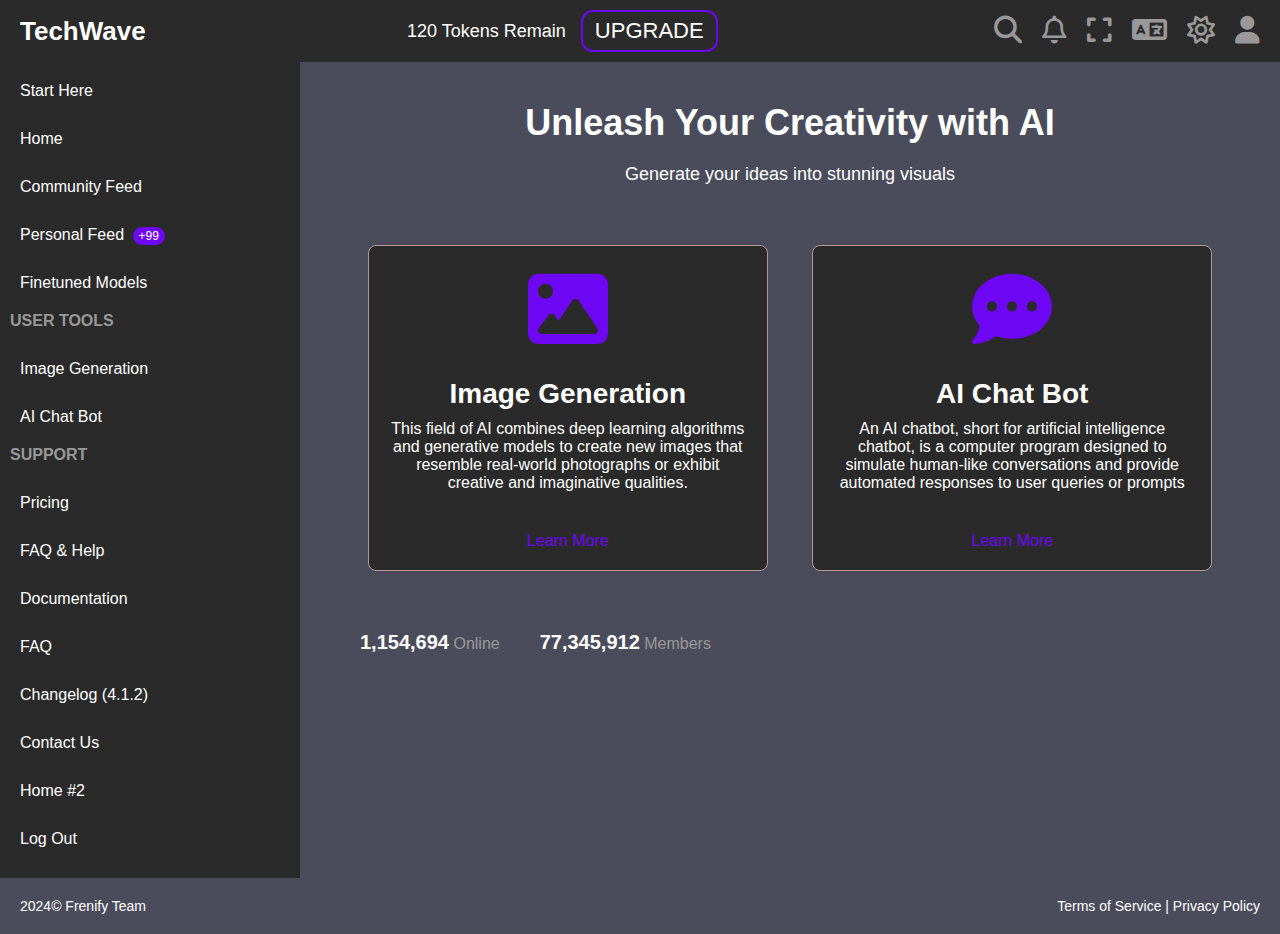
<file: index.html>
<!DOCTYPE html>
<html lang="en">
<head>
    <meta charset="UTF-8">
    <meta name="viewport" content="width=device-width, initial-scale=1.0">
    <link rel="stylesheet" href="index.css">
    <link rel="stylesheet" href="https://cdnjs.cloudflare.com/ajax/libs/font-awesome/6.5.2/css/all.min.css"/>
    <title>Task 2</title>
</head>
<body>
    <div class="container">
        <header>
          <div class="logo">TechWave</div>
          <div class="token-info">
            <span class="token-remain">120 Tokens Remain</span>
            <button class="upgrade-btn">UPGRADE</button>
          </div>
          <nav>
            <ul>
              <li><a href="#"><i class="fa-solid fa-magnifying-glass"></i></a></li>
              <li><a href="#"><i class="fa-regular fa-bell"></i></a></li>
              <li><a href="#"><i class="fa-solid fa-expand"></i></a></li>
              <li><a href="#"><i class="fa-solid fa-language"></i></a></li>
              <li><a href="#"><i class="fa-regular fa-sun"></i></a></li>
              <li><a href="#"><i class="fa-solid fa-user"></i></a></li>
            </ul>
          </nav>
        </header>
        <div class="content">
          <aside>
            <ul>
              <li><a href="#">Start Here</a></li>
              <li><a href="#">Home</a></li>
              <li><a href="#">Community Feed</a></li>
              <li><a href="#">Personal Feed <span class="notification">+99</span></a></li>
              <li><a href="finetuned.html">Finetuned Models</a></li>
              <li class="section-title">USER TOOLS</li>
              <li><a href="#">Image Generation</a></li>
              <li><a href="#">AI Chat Bot</a></li>
              <li class="section-title">SUPPORT</li>
              <li><a href="#">Pricing</a></li>
              <li><a href="#">FAQ & Help</a></li>
              <li><a href="#">Documentation</a></li>
              <li><a href="#">FAQ</a></li>
              <li><a href="#">Changelog (4.1.2)</a></li>
              <li><a href="#">Contact Us</a></li>
              <li><a href="#">Home #2</a></li>
              <li><a href="#">Log Out</a></li>
            </ul>
          </aside>
          <main>
            <h1>Unleash Your Creativity with AI</h1>
            <p>Generate your ideas into stunning visuals</p>
            <div class="feature">
              <div class="icon"><i class="fas fa-image"></i></div>
              <h2>Image Generation</h2>
              <p>This field of AI combines deep learning algorithms 
                and generative models to create new images that resemble 
                real-world photographs or exhibit creative and imaginative qualities.</p>
              <a href="#">Learn More</a>
            </div>
            <div class="feature">
              <div class="icon"><i class="fas fa-comment-dots"></i></div>
              <h2>AI Chat Bot</h2>
              <p>An AI chatbot, short for artificial intelligence chatbot, is a computer 
                program designed to simulate human-like conversations and provide automated
              responses to user queries or prompts</p>
              <a href="#">Learn More</a>
            </div>
            <div class="info">
              <div class="stat">
                <span class="value">1,154,694</span>
                <span class="label">Online</span>
              </div>
              <div class="stat">
                <span class="value">77,345,912</span>
                <span class="label">Members</span>
              </div>
            </div>
          </main>
        </div>
      </div>
    </body>
<footer>
    <h3>2024© Frenify Team</h3>
    <p>Terms of Service | Privacy Policy</p>
</footer>
</html>
</file>
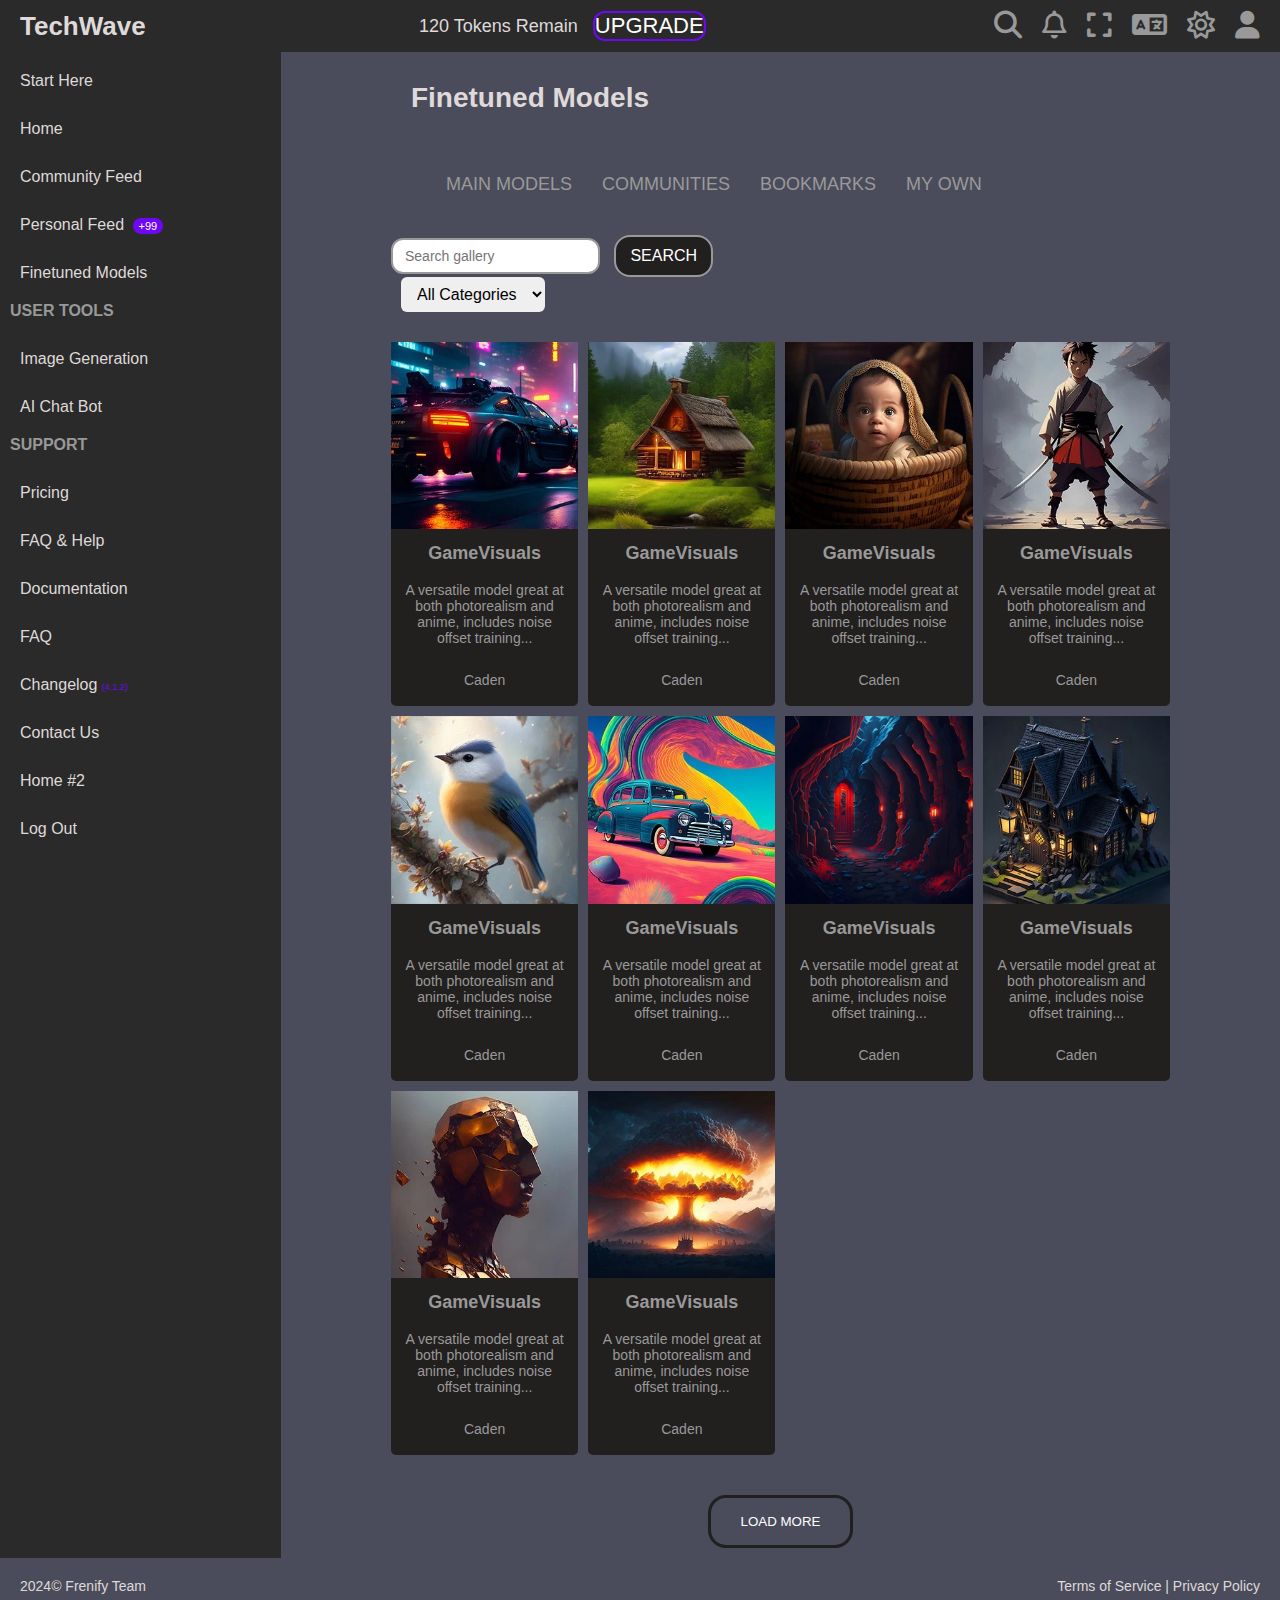
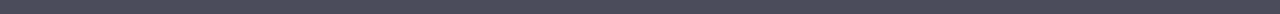
<file: finetuned.html>
<!DOCTYPE html>
<html lang="en">
<head>
    <meta charset="UTF-8">
    <meta name="viewport" content="width=device-width, initial-scale=1.0">
    <title>Finetuned Models</title>
    <link rel="stylesheet" href="finetuned.css">
    <link rel="stylesheet" href="https://cdnjs.cloudflare.com/ajax/libs/font-awesome/6.5.2/css/all.min.css"/>
</head>
<body>
    <div class="container">
      <header>
        <div class="logo">TechWave</div>
        <div class="token-info">
          <span class="token-remain">120 Tokens Remain</span>
          <button class="upgrade-btn">UPGRADE</button>
        </div>
        <nav>
          <ul>
            <li><a href="#"><i class="fa-solid fa-magnifying-glass"></i></a></li>
            <li><a href="#"><i class="fa-regular fa-bell"></i></a></li>
            <li><a href="#"><i class="fa-solid fa-expand"></i></a></li>
            <li><a href="#"><i class="fa-solid fa-language"></i></a></li>
            <li><a href="#"><i class="fa-regular fa-sun"></i></a></li>
            <li><a href="#"><i class="fa-solid fa-user"></i></a></li>
          </ul>
        </nav>
      </header>
      <div class="content">
        <aside>
          <ul>
            <li><a href="#">Start Here</a></li>
            <li><a href="#">Home</a></li>
            <li><a href="#">Community Feed</a></li>
            <li><a href="#">Personal Feed <span class="notification">+99</span></a></li>
            <li><a href="finetuned.html">Finetuned Models</a></li>
            <li class="section-title">USER TOOLS</li>
            <li><a href="#">Image Generation</a></li>
            <li><a href="#">AI Chat Bot</a></li>
            <li class="section-title">SUPPORT</li>
            <li><a href="#">Pricing</a></li>
            <li><a href="#">FAQ & Help</a></li>
            <li><a href="#">Documentation</a></li>
            <li><a href="#">FAQ</a></li>
            <li><a href="#">Changelog <span class="version">(4.1.2)</span></a></li>
            <li><a href="#">Contact Us</a></li>
            <li><a href="#">Home #2</a></li>
            <li><a href="#">Log Out</a></li>
          </ul>
        </aside>
        <div class="container1">
          <h1>Finetuned Models</h1>
          <nav>
              <ol>
                  <li><a href="#">MAIN MODELS</a></li>
                  <li><a href="#">COMMUNITIES</a></li>
                  <li><a href="#">BOOKMARKS</a></li>
                  <li><a href="#">MY OWN</a></li>
              </ol>
          </nav>
          <div class="search-gallery">
              <input type="text" placeholder="Search gallery" class="search-bar">
              <button class="search-btn">SEARCH</button>
              <select class="category-select">
                  <option value="">All Categories</option>
                  <option value="">Buildings</option>
                  <option value="">Characters</option>
                  <option value="">Environments</option>
                  <option value="">Fashion</option>
                  <option value="">Illustrations</option>
                  <option value="">Graphical</option>
                  <option value="">Photography</option>
                  <option value="">Textures</option>
              </select>
          </div>
          <div class="gallery">
              <div class="gallery-item">
                <img src="images/image1.png" alt="Image 1">
                <h3>GameVisuals</h3>
                <p>A versatile model great at both photorealism and anime, includes noise offset training...</p>
                <p>Caden</p>
              </div>
              <div class="gallery-item">
                  <img src="images/image2.png" alt="Image 1">
                  <h3>GameVisuals</h3>
                  <p>A versatile model great at both photorealism and anime, includes noise offset training...</p>
                  <p>Caden</p>
                </div>
                <div class="gallery-item">
                  <img src="images/image3.png" alt="Image 1">
                  <h3>GameVisuals</h3>
                  <p>A versatile model great at both photorealism and anime, includes noise offset training...</p>
                  <p>Caden</p>
                </div>
                <div class="gallery-item">
                  <img src="images/image4.png" alt="Image 1">
                  <h3>GameVisuals</h3>
                  <p>A versatile model great at both photorealism and anime, includes noise offset training...</p>
                  <p>Caden</p>
                </div>
                <div class="gallery-item">
                  <img src="images/image5.png" alt="Image 1">
                  <h3>GameVisuals</h3>
                  <p>A versatile model great at both photorealism and anime, includes noise offset training...</p>
                  <p>Caden</p>
                </div>
                <div class="gallery-item">
                  <img src="images/image6.png" alt="Image 1">
                  <h3>GameVisuals</h3>
                  <p>A versatile model great at both photorealism and anime, includes noise offset training...</p>
                  <p>Caden</p>
                </div>
                <div class="gallery-item">
                  <img src="images/image7.png" alt="Image 1">
                  <h3>GameVisuals</h3>
                  <p>A versatile model great at both photorealism and anime, includes noise offset training...</p>
                  <p>Caden</p>
                </div>
                <div class="gallery-item">
                  <img src="images/image8.png" alt="Image 1">
                  <h3>GameVisuals</h3>
                  <p>A versatile model great at both photorealism and anime, includes noise offset training...</p>
                  <p>Caden</p>
                </div>
                <div class="gallery-item">
                  <img src="images/image9.png" alt="Image 1">
                  <h3>GameVisuals</h3>
                  <p>A versatile model great at both photorealism and anime, includes noise offset training...</p>
                  <p>Caden</p>
                </div>
                <div class="gallery-item">
                  <img src="images/image10.png" alt="Image 1">
                  <h3>GameVisuals</h3>
                  <p>A versatile model great at both photorealism and anime, includes noise offset training...</p>
                  <p>Caden</p>
                </div>
            </div>
            <div class="load-more">
              <button class="load-more1">LOAD MORE</button>
            </div>
      </div>
    </div>
</body>
<footer>
  <h3>2024© Frenify Team</h3>
  <p>Terms of Service | Privacy Policy</p>
</footer>
</html>
</file>
<file: index.css>
* {
    padding: 0;
    margin: 0;
    box-sizing: border-box;
    font-family: 'Lucida Sans', 'Lucida Sans Regular', 'Lucida Grande', 'Lucida Sans Unicode', Geneva, Verdana, sans-serif;
}

body {
    background-color: rgba(0, 2, 22, 0.705);
    color: #fff;
}

a {
    text-decoration: none;
    color: inherit;
}

ul {
    list-style: none;
}

.container {
    display: flex;
    flex-direction: column;
    height: auto;
}

header {
    display: flex;
    align-items: center;
    justify-content: space-between;
    padding: 10px 20px;
    cursor: pointer;
    background-color: #2a2a2a;
}

.logo {
    font-size: 26px;
    font-weight: bolder;
}

.token-info {
    display: flex;
    align-items: center;
}

.token-remain {
    font-size: 18px;
    margin-right: 10px;
    padding: 5px;
    border: 2px;
}

.upgrade-btn {
    background-color: #2a2a2a;
    color: #fff;
    font-size: 22px;
    border: 2px solid #6e07f3;
    border-radius: 12px;
    padding: 6px 12px;
    cursor: pointer;
}

nav ul {
    display: flex;
}

nav li {
    margin-left: 20px;
}

nav a {
    color: #999;
    font-size: 28px;
}

nav a:hover {
    color: #ffffff;
}

.content {
    display: flex;
    flex: 1;
}

aside {
    /* border: #fff thin; */
    width: 300px;
    background-color: #2a2a2a;
    padding: 10px;
}

aside ul li {
    margin-bottom: 10px;
}

aside ul li a {
    display: block;
    padding: 10px;
    border-radius: 4px;
}

aside ul li a:hover {
    background-color: #3a3a3a;
}

aside .section-title {
    color: #999;
    font-weight: bolder;
    margin-bottom: 20px;
}

aside .notification {
    background-color: #6e07f3;
    color: #fff;
    font-size: 12px;
    padding: 2px 6px;
    border-radius: 18px;
    margin-left: 4px;
}

main {
    flex: 1;
    padding: 40px;
    text-align: center;
}

h1 {
    font-size: 36px;
    margin-bottom: 20px;
}

p {
    font-size: 18px;
    margin-bottom: 40px;
}

.feature {
    display: inline-block;
    /* text-align: left; */
    max-width: 400px;
    margin: 20px;
    padding: 20px;
    background-color: #2a2a2a;
    border-radius: 8px;
    border: 1px solid #b49898;
}

.feature .icon {
    cursor: pointer;
    font-size: 80px;
    color: #6e07f3;
    margin-bottom: 20px;
}

.feature h2 {
    font-size: 28px;
    margin-bottom: 10px;
    justify-content: center;
}

.feature p {
    font-size: 16px;
}

.feature a {
    color: #6e07f3;
}

.feature a:hover {
    text-decoration: underline;
    color: #fff;
}

.info {
    display: flex;
    flex: 1;
    /* justify-content: right; */
    margin-top: 40px;
}

.stat {
    margin: 0 20px;
}

.stat .value {
    font-size: 20px;
    font-weight: bolder;
}

.stat .label {
    color: #999;
}

footer {
    display: flex;
}

footer h3 {
    flex: 1;
    margin: 20px;
    font-weight: lighter;
    font-size: 14px;
}

footer p {
    margin: 20px;
    font-size: 14px;

}
</file>
<file: finetuned.css>
* {
    margin: 0;
    padding: 0;
    box-sizing: border-box;
    font-family: 'Lucida Sans', 'Lucida Sans Regular', 'Lucida Grande', 'Lucida Sans Unicode', Geneva, Verdana, sans-serif;
}
  
body {
    background-color: rgba(0, 2, 22, 0.705);
    color: #dfd9d9;
}
  
a {
    text-decoration: none;
    color: inherit;
}
  
ul, ol {
    list-style: none;
}

.container {
    display: flex;
    flex-direction: column;
    height: auto;
}

.container1 {
    display: flex;
    /* flex: 1; */
    flex-direction: column;
    max-width: 1200px;
    margin: 0 100px;
    padding: 10px;
}

header {
    display: flex;
    align-items: center;
    justify-content: space-between;
    padding: 10px 20px;
    cursor: pointer;
    background-color: #2a2a2a;
}

.logo {
    font-size: 26px;
    font-weight: bolder;
}

.token-info {
    display: flex;
    align-items: center;
}

.token-remain {
    font-size: 18px;
    margin-right: 10px;
    padding: 5px;
    /* border: 2px; */
}

.upgrade-btn {
    background-color: #2a2a2a;
    color: #fff;
    font-size: 22px;
    border: 2px solid #6e07f3;
    border-radius: 12px;
    padding: 6ps 12px;
    cursor: pointer;
}

nav ul {
    display: flex;
}

nav li {
    margin-left: 20px;
}

nav a {
    color: #999;
    font-size: 28px;
    position: static;
}

nav a:hover {
    color: #fff;
}

.content {
    display: flex;
    flex: 1;
}

aside {
    width: 350px;
    background-color: #2a2a2a;
    padding: 10px;
}

aside ul li {
    margin-bottom: 10px;
}

aside ul li a {
    /* position: static; */
    display: block;
    padding: 10px;
    border-radius: 4px;
}

aside ul li a:hover {
    background-color: #3a3a3a;
}

aside .section-title {
    color: #999;
    font-weight: bolder;
    margin-bottom: 20px;
}

aside .notification {
    background-color: #6e07f3;
    color: #fff;
    font-size: 11px;
    padding: 2px 6px;
    border-radius: 17px;
    margin-left: 4px;
}

.version {
    font-size: xx-small;
    color: #6e07f3;
}

h1 {
    font-size: 28px;
    font-weight: bold;
    margin: 20px;
    color: #dfd9d9;
}

nav ol {
    display: flex;
    margin: 40px;
    /* justify-content: space-around; */
}

nav ol li {
    margin: 0 5px;
}

nav ol li a {
    font-size: 18px;
    text-decoration: none;
    padding: 5px 10px;
}
  
nav ol li a:hover {
    color: #221f1f;
    text-decoration: underline;
}

.search-gallery {
    /* display: flex; */
    /* flex-direction: row; */
    /* justify-content: left; */
    color: #999;
    margin-bottom: 30px;
}
  
.search-bar {
    font-size: 14px;
    border: 2px solid #999;
    padding: 8px 12px;
    border-radius: 12px;
}
  
.search-btn {
    padding: 10px 14px;
    font-size: 16px;
    margin-left: 10px;
    background-color: #221f1f;
    color: #fff;
    border: 2px solid #999;
    border-radius: 16px;
}

.category-select {
    display: flex;
    flex: 1;
    justify-content: left;
    padding: 8px 12px;
    border: none;
    border-radius: 6px;
    font-size: 16px;
    margin-left: 10px;
  }
  
  .gallery {
    display: grid;
    grid-template-columns: repeat(auto-fit, minmax(180px, 1fr));
    grid-gap: 10px;
  }
  
  .gallery-item {
    background-color: #221f1f;
    /* padding: 20px; */
    border-radius: 5px;
    text-align: center;
  }
  
  .gallery-item img {
    max-width: 100%;
    height: auto;
    margin-bottom: 10px;
  }
  
  .gallery-item h3 {
    font-size: 18px;
    font-weight: bold;
    margin-bottom: 10px;
    color: #999;
  }
  
  .gallery-item p {
    font-size: 14px;
    margin-bottom: 10px;
    color: #999;
    border: 8px solid #221f1f;
  }
  
  .load-more {
    display: flex;
    text-align: center;
    justify-content: center;
  }
  
  .load-more1 {
    cursor: pointer;
    padding: 16px 30px;
    margin-top: 40px;
    border: 3px solid #221f1f;
    border-radius: 18px;
    color: #fff;
    background-color: inherit;
  }
  
  footer {
    display: flex;
  }
  
  footer h3 {
    flex: 1;
    margin: 20px;
    font-weight: lighter;
    font-size: 14px;
  }
  
  footer p {
    margin: 20px;
    font-size: 14px;
    
  }
</file>
